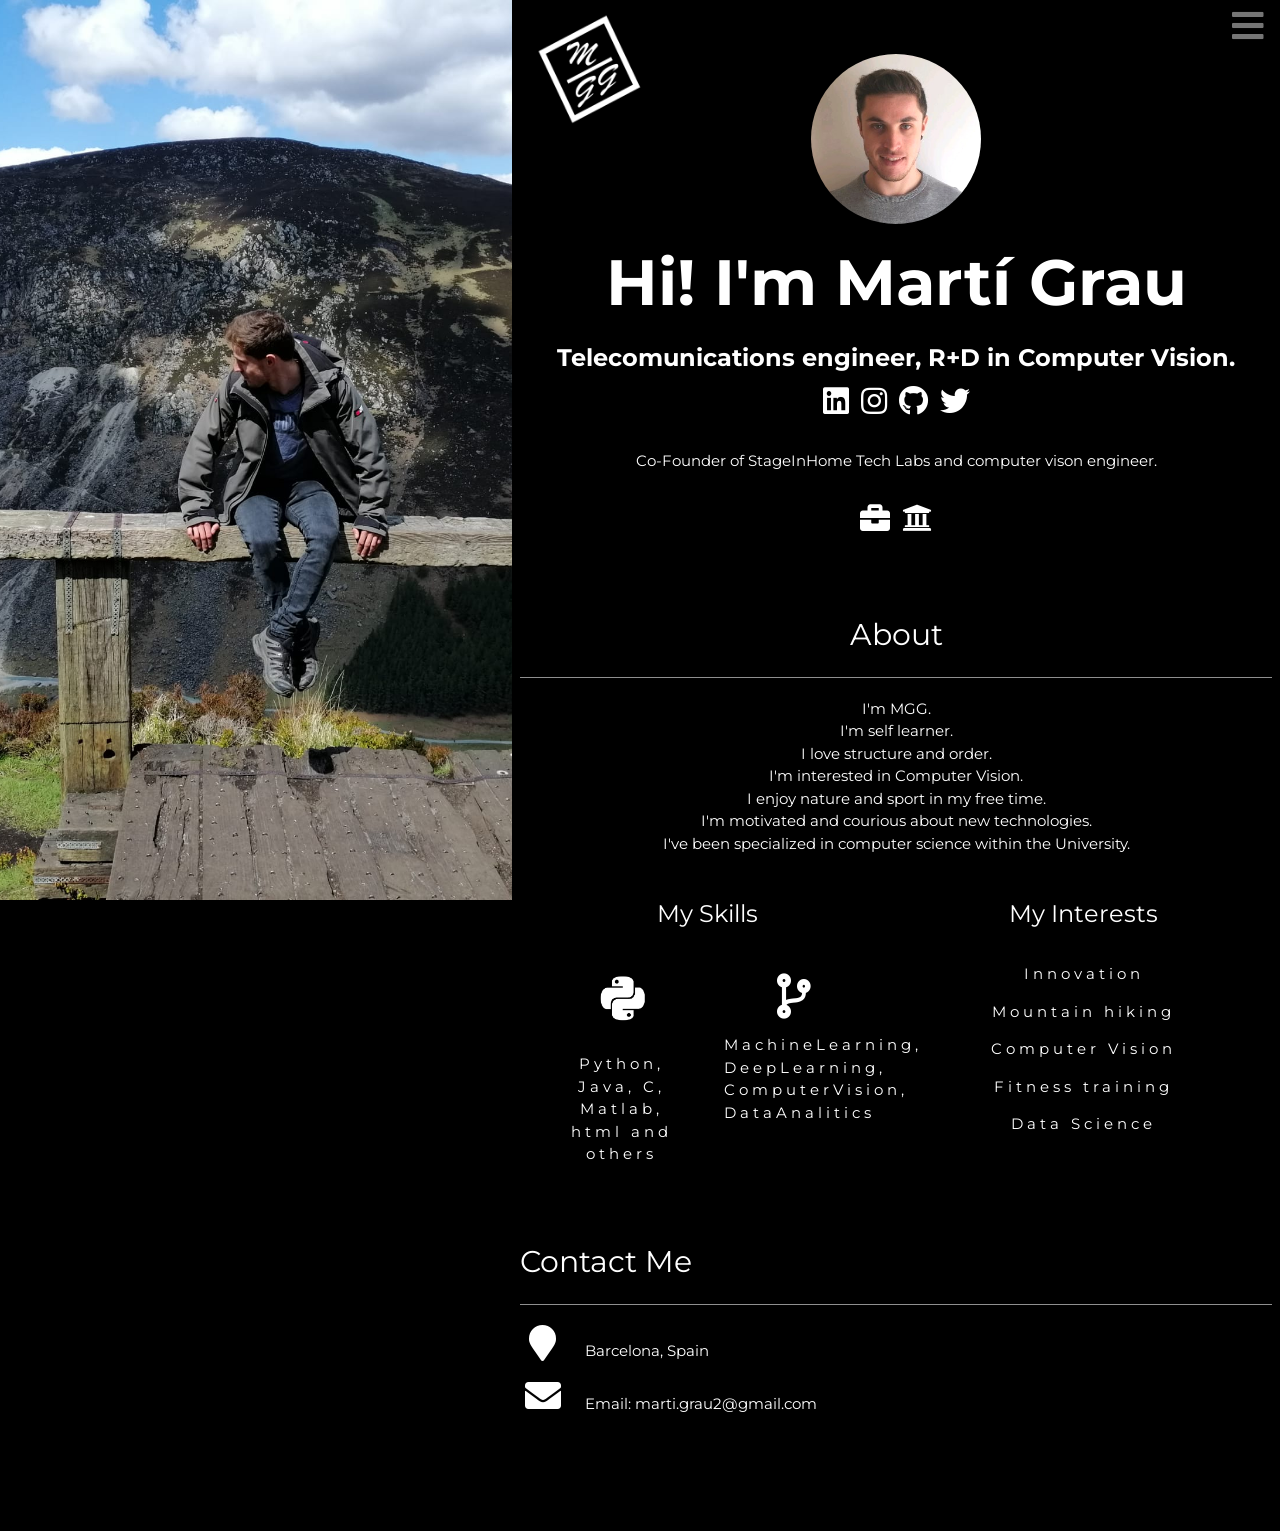
<file: old-index.html>
<!--Example from: https://www.w3schools.com/w3css/tryit.asp?filename=tryw3css_templates_bw_portfolio&stacked=h-->
<!-- If you want to add particles: https://github.com/itsron717/ParticleGround-Portfolio -->

<html>
<title>Martí Grau</title>
<meta charset="UTF-8" />
<meta name="viewport" content="width=device-width, initial-scale=1">
<link rel="shortcut icon" type="image/png" href="images/mgg_logo_black.png">
<link rel="stylesheet" href="https://www.w3schools.com/w3css/4/w3.css">
<link rel="stylesheet" href="https://fonts.googleapis.com/css?family=Montserrat">
<link rel="stylesheet" href="https://cdnjs.cloudflare.com/ajax/libs/font-awesome/4.7.0/css/font-awesome.min.css">
<link rel="stylesheet" href="https://use.fontawesome.com/releases/v5.2.0/css/all.css" integrity="sha384-hWVjflwFxL6sNzntih27bfxkr27PmbbK/iSvJ+a4+0owXq79v+lsFkW54bOGbiDQ" crossorigin="anonymous" type="text/css">


<style>
  body, h1,h2,h3,h4,h5,h6 {
    font-family: "Montserrat", sans-serif
  }
  body {
    background-color: rgb(0, 0, 0);
    background: rgb(0, 0, 0);
  }
  .w3-row-padding img {margin-bottom: 12px}
  .bgimg {
    background-position: center;
    background-repeat: no-repeat;
    background-size: cover;
    background-image: url('/images/mountain_img.jpeg');
    min-height: 100%;
  }
  </style>


<body>

  <!-- Sidebar with image -->
  <nav class="w3-sidebar w3-hide-medium w3-hide-small" style="width:40%">
    <div class="bgimg"></div>
  </nav>

  <!-- Hidden Sidebar (reveals when clicked on menu icon)-->
  <nav class="w3-sidebar w3-white w3-animate-right w3-xxlarge" style="display:none;padding-top:150px;right:0;z-index:2" id="mySidebar">
    <a href="javascript:void(0)" onclick="closeNav()" class="w3-button w3-white w3-xxxlarge w3-display-topright" style="padding:0 12px;">
      <i class="fa fa-remove"></i>
    </a>
    <div class="w3-bar-block w3-center">
      <a href="#" class="w3-bar-item w3-button w3-text-black w3-hover-grey" onclick="closeNav()">Home</a>
      <a href="#about" class="w3-bar-item w3-button w3-text-black w3-hover-grey" onclick="closeNav()">About</a>
      <a href="#contact" class="w3-bar-item w3-button w3-text-black w3-hover-grey" onclick="closeNav()">Contact</a>
    </div>
  </nav>

  <!-- Page Content -->
  <div class="w3-main w3-padding-small" style="margin-left:40%">

    <!-- Menu icon to open sidebar and MGG icon-->
    <span class="w3-button w3-top w3-black w3-xxlarge w3-text-grey w3-hover-text-black" style="width:auto;right:0;" onclick="openNav()"><i class="fa fa-bars"></i></span>
    <div class="w3-display-container">
      <img src="/images/mgg_logo_white.png" class="w3-padding w3-display-topleft" alt="HTML5 Icon" width="140" height="130">
    </div>

    <!-- Header -->
    <header class="w3-container w3-center w3-text-white" style="padding:50px 16px" id="home">
      <img src="/images/img_perfil.png" class= "w3-circle" alt="profile image" width="170" height="170">
      <h1 class="w3-jumbo"><b>Hi! I'm Martí Grau</b></h1>
      <h3 class=""><b>Telecomunications engineer, R+D in Computer Vision.</b></h3>
      <img src="/images/mountain_img.jpeg" class="w3-image w3-hide-large w3-hide-small w3-round" style="display:block;width:60%;margin:auto;">
      <img src="/images/mountain_img.jpeg" class="w3-image w3-hide-large w3-hide-medium w3-round" width="1000" height="1333">
      <a href="https://www.linkedin.com/in/martigrau96/" style="color: white;"><i class="fab fa-linkedin" style="font-size: 2em;"></i></a>
      &nbsp
      <a href="https://www.instagram.com/marti_grau/" style="color: white;"><i class="fab fa-instagram" style="font-size: 2em;"></i></a>
      &nbsp
      <a href="https://github.com/MartiGrau" style="color: white;"><i class="fab fa-github" style="font-size: 2em;"></i></a>
      &nbsp
      <a href="https://twitter.com/martigrau96" style="color: white;"><i class="fab fa-twitter" style="font-size: 2em;"></i></a>
      
      <div class="w3-padding-16" >
        <p> Co-Founder of StageInHome Tech Labs and computer vison engineer.</p>
      </div>
  
      <a href="http://stgeinhome.com/" style="color: white;"><i class="fa fa-briefcase" style="font-size: 2em;"></i></a>
      &nbsp
      <a href="https://telecos.upc.edu/es" style="color: white;"><i class="fa fa-university" style="font-size: 2em;"></i></a>
    </header>

    <!-- About Section -->
  <div class="w3-content w3-justify w3-text-white w3-padding-16" id="about">
    <h2 align="center">About</h2>
    <hr class="w3-opacity">
    <p align="center">
      I'm MGG.
      <br>I'm self learner.
      <br>I love structure and order.
      <br>I'm interested in Computer Vision.
      <br>I enjoy nature and sport in my free time.
      <br>I'm motivated and courious about new technologies.
      <br>I've been specialized in computer science within the University.
    </p>

    <div class="text-center">
      <!--Skills and interests-->
      <div class="w3-row">
        <div class="w3-container w3-half w3-center">
          <h3 class="w3-padding-16">My Skills</h3>
          <div class="w3-row">
            <div class="w3-container w3-half w3-center">
              <img src="images/python_icon.png" class="w3-image" style="width:80px;height:80px ;">
              <p class="w3-wide">Python, Java, C, Matlab, html and others</p>
            </div>
            <div class="w3-container w3-half w3-center w3-padding-16">
              <a style="color: white;"><i class="fas fa-code-branch	" style="font-size: 45px;"></i></a>
              <p class="w3-wide">MachineLearning, DeepLearning, ComputerVision, DataAnalitics </p>
            </div>
          </div>
        </div>
    
        <div class="w3-container w3-half w3-center">
          <h3 class="w3-padding-16">My Interests</h3>
          <p class="w3-wide">Innovation</p>
          <p class="w3-wide">Mountain hiking</p>
          <p class="w3-wide">Computer Vision</p>
          <p class="w3-wide">Fitness training</p>
          <p class="w3-wide">Data Science</p>
        </div>
      </div>
    </div>
    

  <!-- End About Section -->
    
  </div> 

  <!-- Contact Section -->
  <div class="w3-padding-32 w3-content w3-text-white" id="contact" style="margin-bottom:64px">
    <h2>Contact Me</h2>
    <hr class="w3-opacity">

    <div class="w3-section">
      <p><i class="fa fa-map-marker fa-fw w3-xxlarge w3-margin-right"></i> Barcelona, Spain</p>
      <!-- <p><i class="fa fa-phone fa-fw w3-xxlarge w3-margin-right"></i> Phone: +34 151515</p> -->
      <p><i class="fa fa-envelope fa-fw w3-xxlarge w3-margin-right"> </i> Email: marti.grau2@gmail.com</p>
    </div>
    
    <!-- Image of me-->
    <!--<img src="/images/mountain_img.jpeg" class="w3-image w3-greyscale" style="width:100%;margin:32px 0">
   
  <!-- End Contact Section -->
  </div>  

<!-- END PAGE CONTENT -->
</div>

<script>
  // Open and close sidebar
  function openNav() {
    document.getElementById("mySidebar").style.width = "60%";
    document.getElementById("mySidebar").style.display = "block";
  }
  
  function closeNav() {
    document.getElementById("mySidebar").style.display = "none";
  }
</script>


</body>
</html>
</file>
